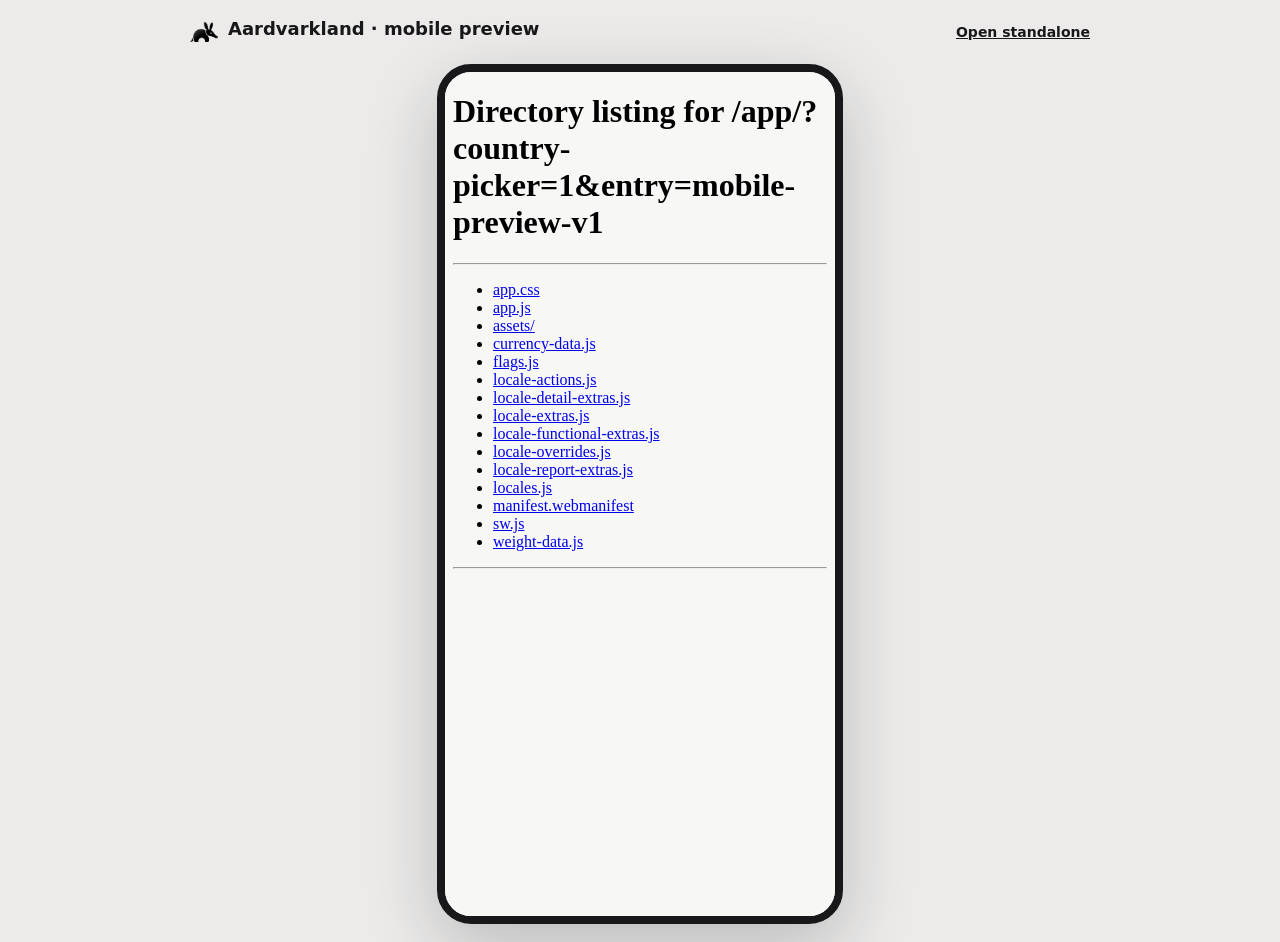
<file: index.html>
<!doctype html>
<html lang="en">
<head>
  <meta charset="UTF-8" />
  <meta name="viewport" content="width=device-width, initial-scale=1.0" />
  <meta name="theme-color" content="#0b6e4f" />
  <meta name="description" content="Aardvarkland interactive mobile UI preview." />
  <title>Aardvarkland · mobile preview</title>
  <link rel="stylesheet" href="./preview.css" />
</head>
<body>
  <main class="preview-shell" id="preview-shell">
    <header>
      <div class="brand-lockup"><img src="./assets/aardvarkland-mark.png" alt="Aardvarkland" /><strong>Aardvarkland · mobile preview</strong></div>
      <a href="./app/?country-picker=1&amp;entry=mobile-preview-v1" target="_blank" rel="noreferrer">Open standalone</a>
    </header>
    <div class="phone" aria-label="Live mobile preview of Aardvarkland"><iframe src="./app/?country-picker=1&amp;entry=mobile-preview-v1" title="Aardvarkland" allow="clipboard-read; clipboard-write"></iframe></div>
  </main>
</body>
</html>
</file>
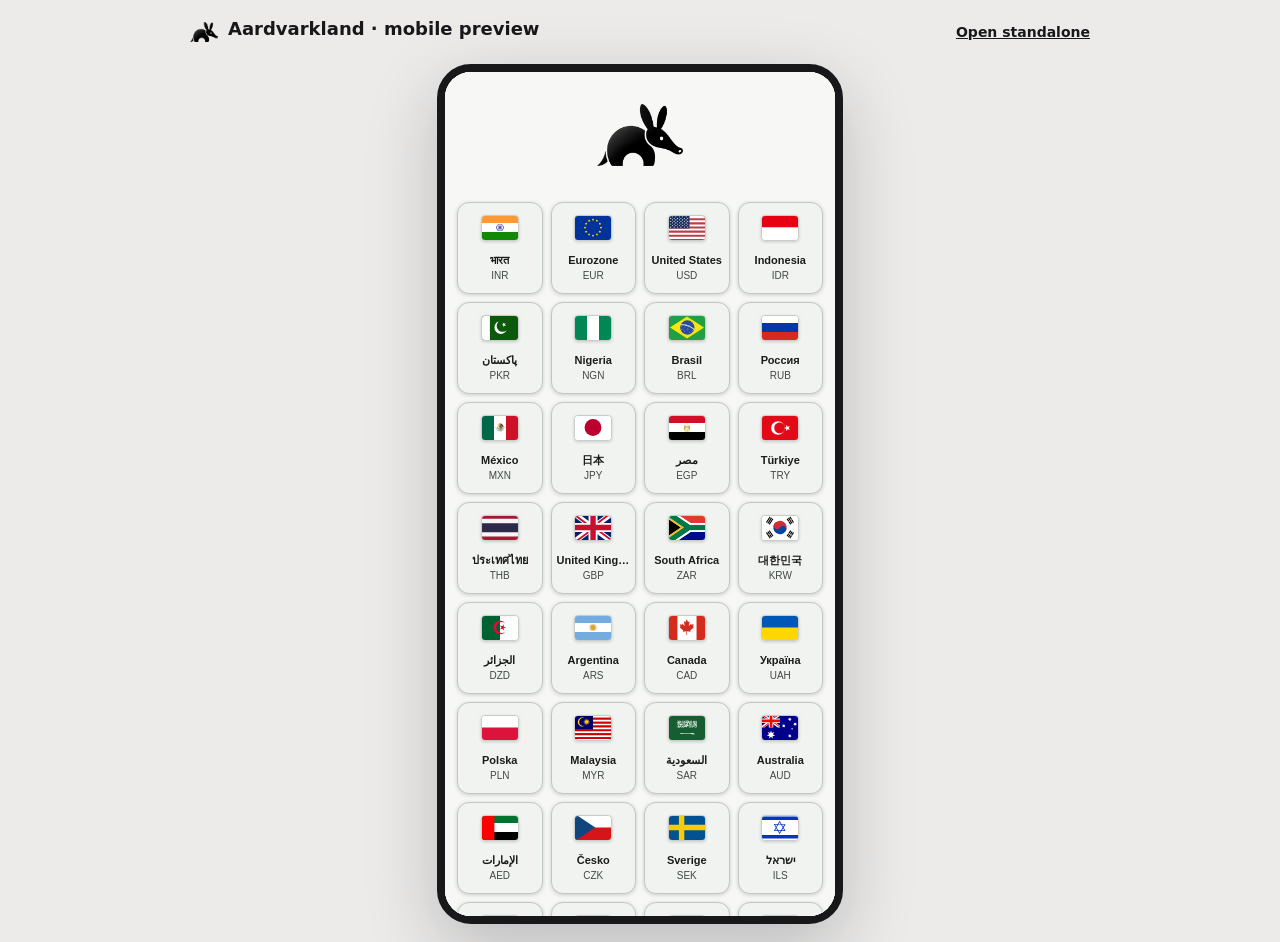
<file: preview/index.html>
<!doctype html>
<html lang="en">
<head>
  <meta charset="UTF-8" />
  <meta name="viewport" content="width=device-width, initial-scale=1.0" />
  <meta name="theme-color" content="#0b6e4f" />
  <meta name="description" content="Aardvarkland interactive mobile UI preview." />
  <title>Aardvarkland · mobile preview</title>
  <link rel="stylesheet" href="./preview.css" />
</head>
<body>
  <main class="preview-shell" id="preview-shell">
    <header>
      <div class="brand-lockup"><img src="./app/assets/aardvarkland-mark.png" alt="Aardvarkland" /><strong>Aardvarkland · mobile preview</strong></div>
      <a href="./app/?country-picker=1&amp;entry=mobile-preview-v1" target="_blank" rel="noreferrer">Open standalone</a>
    </header>
    <div class="phone" aria-label="Live mobile preview of Aardvarkland"><iframe src="./app/?country-picker=1&amp;entry=mobile-preview-v1" title="Aardvarkland" allow="clipboard-read; clipboard-write"></iframe></div>
  </main>
</body>
</html>
</file>
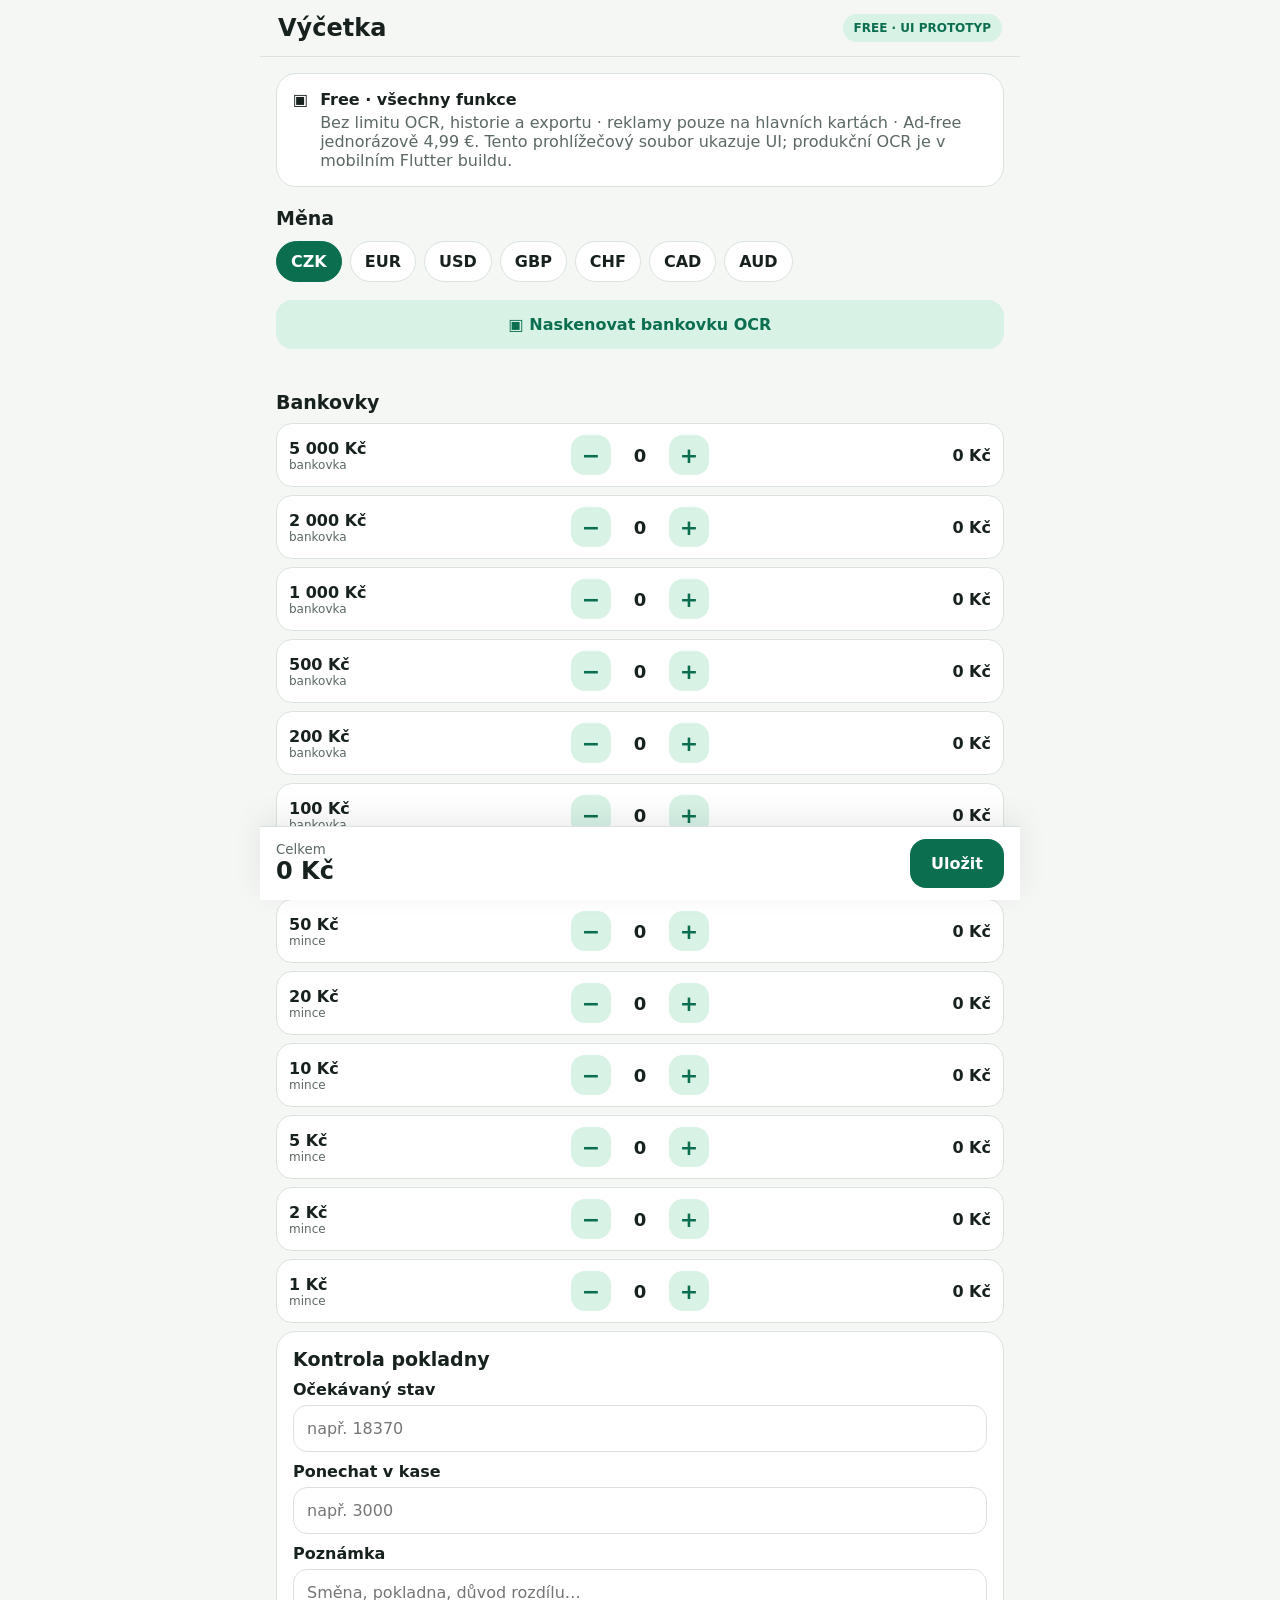
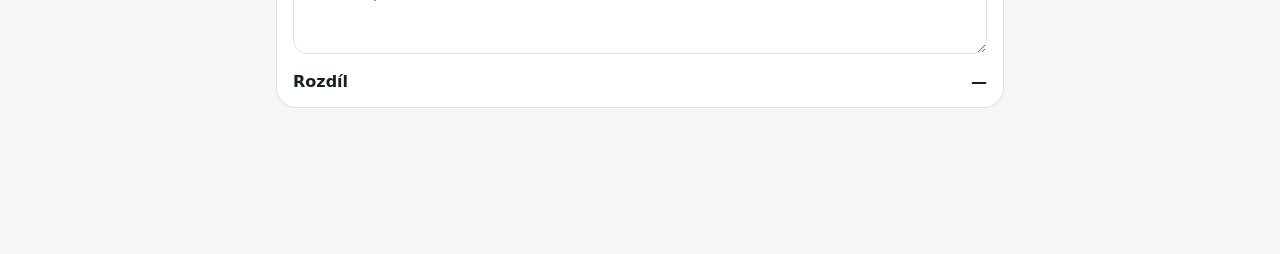
<file: prototype/index.html>
<!doctype html>
<html lang="cs">
<head>
  <meta charset="utf-8">
  <meta name="viewport" content="width=device-width, initial-scale=1, viewport-fit=cover">
  <meta name="theme-color" content="#0b6e4f">
  <meta name="apple-mobile-web-app-capable" content="yes">
  <title>Výčetka — UI prototyp</title>
  <style>
    :root {
      color-scheme: light dark;
      --brand: #0b6e4f;
      --brand-soft: #d8f2e6;
      --surface: #ffffff;
      --background: #f5f7f4;
      --text: #17211d;
      --muted: #5b6962;
      --border: #dbe2de;
      --danger: #9c2d20;
      --radius: 20px;
    }
    @media (prefers-color-scheme: dark) {
      :root {
        --brand: #55d6a4;
        --brand-soft: #183f32;
        --surface: #151a18;
        --background: #0d100f;
        --text: #eef5f1;
        --muted: #acb9b2;
        --border: #303a35;
      }
    }
    * { box-sizing: border-box; }
    body {
      margin: 0;
      background: var(--background);
      color: var(--text);
      font-family: ui-sans-serif, system-ui, -apple-system, BlinkMacSystemFont, "Segoe UI", sans-serif;
    }
    button, input, select, textarea { font: inherit; }
    .app { max-width: 760px; margin: 0 auto; min-height: 100vh; padding-bottom: 116px; }
    header {
      position: sticky; top: 0; z-index: 5;
      display: flex; align-items: center; justify-content: space-between;
      padding: calc(14px + env(safe-area-inset-top)) 18px 14px;
      background: color-mix(in srgb, var(--background) 90%, transparent);
      backdrop-filter: blur(18px);
      border-bottom: 1px solid var(--border);
    }
    h1 { font-size: 24px; margin: 0; }
    .badge {
      border-radius: 999px; padding: 7px 11px; font-size: 12px; font-weight: 800;
      background: var(--brand-soft); color: var(--brand);
    }
    main { padding: 16px; }
    .card {
      background: var(--surface); border: 1px solid var(--border); border-radius: var(--radius);
      padding: 16px; margin-bottom: 14px;
    }
    .trial { display: flex; gap: 12px; align-items: flex-start; }
    .trial strong { display: block; margin-bottom: 4px; }
    .muted { color: var(--muted); }
    .currencies { display: flex; gap: 8px; overflow-x: auto; padding: 2px 0 10px; }
    .currency {
      flex: none; border: 1px solid var(--border); background: var(--surface); color: var(--text);
      border-radius: 999px; padding: 10px 14px; font-weight: 750;
    }
    .currency.active { background: var(--brand); color: #fff; border-color: var(--brand); }
    .scan {
      width: 100%; border: 0; border-radius: 16px; padding: 15px; font-weight: 800;
      background: var(--brand-soft); color: var(--brand); margin: 8px 0 22px;
    }
    h2 { font-size: 19px; margin: 20px 0 10px; }
    .denom {
      display: grid; grid-template-columns: minmax(74px, 1fr) auto auto auto minmax(90px, 1fr);
      align-items: center; gap: 8px; padding: 11px 12px; margin-bottom: 8px;
      background: var(--surface); border: 1px solid var(--border); border-radius: 16px;
    }
    .denom-label { font-weight: 800; }
    .kind { display: block; color: var(--muted); font-size: 12px; font-weight: 500; }
    .round {
      width: 40px; height: 40px; border: 0; border-radius: 14px; font-size: 22px;
      background: var(--brand-soft); color: var(--brand); font-weight: 700;
    }
    .qty {
      min-width: 42px; border: 0; background: transparent; color: var(--text);
      text-align: center; font-size: 18px; font-weight: 800; padding: 8px 2px;
    }
    .subtotal { text-align: right; font-weight: 750; font-variant-numeric: tabular-nums; }
    label { display: block; margin: 10px 0 6px; font-weight: 700; }
    input, textarea {
      width: 100%; border: 1px solid var(--border); border-radius: 14px;
      padding: 13px; background: var(--surface); color: var(--text);
    }
    .difference { display: flex; justify-content: space-between; gap: 12px; margin-top: 14px; font-weight: 800; }
    .bottom {
      position: fixed; z-index: 10; left: 50%; transform: translateX(-50%); bottom: 0;
      width: min(760px, 100%); display: flex; align-items: center; gap: 16px;
      padding: 12px 16px calc(12px + env(safe-area-inset-bottom));
      background: var(--surface); border-top: 1px solid var(--border);
      box-shadow: 0 -8px 30px rgba(0,0,0,.08);
    }
    .total { flex: 1; }
    .total small { display: block; color: var(--muted); }
    .total strong { font-size: 24px; font-variant-numeric: tabular-nums; }
    .save {
      border: 0; background: var(--brand); color: white; border-radius: 16px;
      padding: 15px 21px; font-weight: 850;
    }
    dialog {
      width: min(520px, calc(100% - 32px)); border: 1px solid var(--border); border-radius: 22px;
      background: var(--surface); color: var(--text); padding: 22px;
    }
    dialog::backdrop { background: rgba(0,0,0,.55); }
    dialog button { border: 0; border-radius: 14px; padding: 11px 15px; font-weight: 750; }
    .dialog-actions { display: flex; justify-content: flex-end; gap: 8px; margin-top: 18px; }
    @media (max-width: 440px) {
      .denom { grid-template-columns: 72px 36px 38px 36px 1fr; gap: 4px; padding: 9px 8px; }
      .round { width: 36px; height: 36px; }
      .subtotal { font-size: 13px; }
    }
  </style>
</head>
<body>
  <div class="app">
    <header>
      <h1>Výčetka</h1>
      <span class="badge">FREE · UI PROTOTYP</span>
    </header>
    <main>
      <section class="card trial">
        <span aria-hidden="true">▣</span>
        <div><strong>Free · všechny funkce</strong><span class="muted">Bez limitu OCR, historie a exportu · reklamy pouze na hlavních kartách · Ad-free jednorázově 4,99 €. Tento prohlížečový soubor ukazuje UI; produkční OCR je v mobilním Flutter buildu.</span></div>
      </section>

      <h2>Měna</h2>
      <div class="currencies" id="currencies"></div>
      <button class="scan" id="scan">▣ Naskenovat bankovku OCR</button>
      <input id="imagePicker" type="file" accept="image/*" capture="environment" hidden>

      <section id="denominations"></section>

      <section class="card">
        <h2 style="margin-top:0">Kontrola pokladny</h2>
        <label for="expected">Očekávaný stav</label>
        <input id="expected" inputmode="decimal" placeholder="např. 18370">
        <label for="float">Ponechat v kase</label>
        <input id="float" inputmode="decimal" placeholder="např. 3000">
        <label for="note">Poznámka</label>
        <textarea id="note" rows="3" placeholder="Směna, pokladna, důvod rozdílu…"></textarea>
        <div class="difference"><span id="differenceLabel">Rozdíl</span><span id="difference">—</span></div>
      </section>
    </main>
  </div>

  <div class="bottom">
    <div class="total"><small>Celkem</small><strong id="total">0</strong></div>
    <button class="save" id="save">Uložit</button>
  </div>

  <dialog id="dialog">
    <h2 id="dialogTitle" style="margin-top:0">Informace</h2>
    <p id="dialogBody"></p>
    <div class="dialog-actions"><button id="dialogClose">Rozumím</button></div>
  </dialog>

  <script>
    const catalog = {
      CZK: { name: 'Česká koruna', symbol: 'Kč', before: false,
        notes: [100,200,500,1000,2000,5000], coins: [1,2,5,10,20,50] },
      EUR: { name: 'Euro', symbol: '€', before: true,
        notes: [5,10,20,50,100,200,500], coins: [.01,.02,.05,.10,.20,.50,1,2] },
      USD: { name: 'Americký dolar', symbol: '$', before: true,
        notes: [1,2,5,10,20,50,100], coins: [.01,.05,.10,.25,.50,1] },
      GBP: { name: 'Britská libra', symbol: '£', before: true,
        notes: [5,10,20,50,100], coins: [.01,.02,.05,.10,.20,.50,1,2] },
      CHF: { name: 'Švýcarský frank', symbol: 'CHF ', before: true,
        notes: [10,20,50,100,200,1000], coins: [.05,.10,.20,.50,1,2,5] },
      CAD: { name: 'Kanadský dolar', symbol: 'C$', before: true,
        notes: [5,10,20,50,100], coins: [.01,.05,.10,.25,.50,1,2] },
      AUD: { name: 'Australský dolar', symbol: 'A$', before: true,
        notes: [5,10,20,50,100], coins: [.05,.10,.20,.50,1,2] }
    };

    const state = { currency: 'CZK', quantities: {} };
    const $ = id => document.getElementById(id);

    function key(kind, value) { return `${kind}_${Math.round(value * 100)}`; }
    function format(value) {
      const c = catalog[state.currency];
      const negative = value < 0;
      const absolute = Math.abs(value);
      const amount = new Intl.NumberFormat('cs-CZ', { minimumFractionDigits: absolute % 1 ? 2 : 0, maximumFractionDigits: 2 }).format(absolute);
      const sign = negative ? '−' : '';
      return c.before ? `${sign}${c.symbol}${amount}` : `${sign}${amount} ${c.symbol}`;
    }
    function label(value) {
      if (value < 1) return `${Math.round(value * 100)} c`;
      return format(value);
    }
    function quantity(kind, value) { return state.quantities[key(kind, value)] || 0; }
    function setQuantity(kind, value, next) {
      const k = key(kind, value);
      if (next <= 0) delete state.quantities[k]; else state.quantities[k] = next;
      renderDenominations(); updateTotals();
    }
    function total() {
      let result = 0;
      const c = catalog[state.currency];
      for (const [kind, values] of [['note', c.notes], ['coin', c.coins]]) {
        for (const value of values) result += value * quantity(kind, value);
      }
      return Math.round(result * 100) / 100;
    }

    function renderCurrencies() {
      $('currencies').innerHTML = Object.entries(catalog).map(([code, currency]) =>
        `<button class="currency ${code === state.currency ? 'active' : ''}" data-code="${code}" title="${currency.name}">${code}</button>`
      ).join('');
      document.querySelectorAll('.currency').forEach(button => button.onclick = () => {
        if (button.dataset.code === state.currency) return;
        state.currency = button.dataset.code;
        state.quantities = {};
        render();
      });
    }

    function row(kind, value) {
      const q = quantity(kind, value);
      return `<div class="denom">
        <div class="denom-label">${label(value)}<span class="kind">${kind === 'note' ? 'bankovka' : 'mince'}</span></div>
        <button class="round" data-action="minus" data-kind="${kind}" data-value="${value}" aria-label="Odebrat">−</button>
        <button class="qty" data-action="edit" data-kind="${kind}" data-value="${value}">${q}</button>
        <button class="round" data-action="plus" data-kind="${kind}" data-value="${value}" aria-label="Přidat">+</button>
        <div class="subtotal">${format(value * q)}</div>
      </div>`;
    }

    function renderDenominations() {
      const c = catalog[state.currency];
      $('denominations').innerHTML = `<h2>Bankovky</h2>${[...c.notes].reverse().map(v => row('note', v)).join('')}
        <h2>Mince</h2>${[...c.coins].reverse().map(v => row('coin', v)).join('')}`;
      document.querySelectorAll('[data-action]').forEach(button => button.onclick = () => {
        const kind = button.dataset.kind;
        const value = Number(button.dataset.value);
        const current = quantity(kind, value);
        if (button.dataset.action === 'plus') setQuantity(kind, value, current + 1);
        if (button.dataset.action === 'minus') setQuantity(kind, value, current - 1);
        if (button.dataset.action === 'edit') {
          const next = prompt(`Počet kusů ${label(value)}`, current);
          if (next !== null && /^\d+$/.test(next.trim())) setQuantity(kind, value, Number(next));
        }
      });
    }

    function updateTotals() {
      const current = total();
      $('total').textContent = format(current);
      const expected = Number(String($('expected').value).replace(',', '.'));
      if ($('expected').value.trim() && Number.isFinite(expected)) {
        const diff = Math.round((current - expected) * 100) / 100;
        $('difference').textContent = format(diff);
        $('differenceLabel').textContent = diff === 0 ? 'Pokladna sedí' : diff > 0 ? 'Přebývá' : 'Chybí';
      } else {
        $('difference').textContent = '—';
        $('differenceLabel').textContent = 'Rozdíl';
      }
    }

    function render() { renderCurrencies(); renderDenominations(); updateTotals(); }
    function showDialog(title, body) {
      $('dialogTitle').textContent = title; $('dialogBody').textContent = body; $('dialog').showModal();
    }

    $('expected').addEventListener('input', updateTotals);
    $('scan').onclick = () => $('imagePicker').click();
    $('imagePicker').onchange = async event => {
      const file = event.target.files?.[0];
      if (!file) return;
      showDialog('OCR v mobilní aplikaci', `Snímek „${file.name}“ byl vybrán. Tento HTML soubor je pouze klikací UI prototyp. Nativní Flutter build zpracuje fotografii lokálně přes Apple Vision nebo Google ML Kit a nabídne nominál k potvrzení.`);
      event.target.value = '';
    };
    $('save').onclick = () => {
      const item = { at: new Date().toISOString(), currency: state.currency, quantities: state.quantities, total: total(), expected: $('expected').value, float: $('float').value, note: $('note').value };
      const history = JSON.parse(localStorage.getItem('vycetka-prototype-history') || '[]');
      history.unshift(item);
      localStorage.setItem('vycetka-prototype-history', JSON.stringify(history.slice(0, 20)));
      showDialog('Uloženo v prototypu', `Výčetka ${format(item.total)} byla uložena do localStorage tohoto prohlížeče.`);
    };
    $('dialogClose').onclick = () => $('dialog').close();
    render();
  </script>
</body>
</html>
</file>
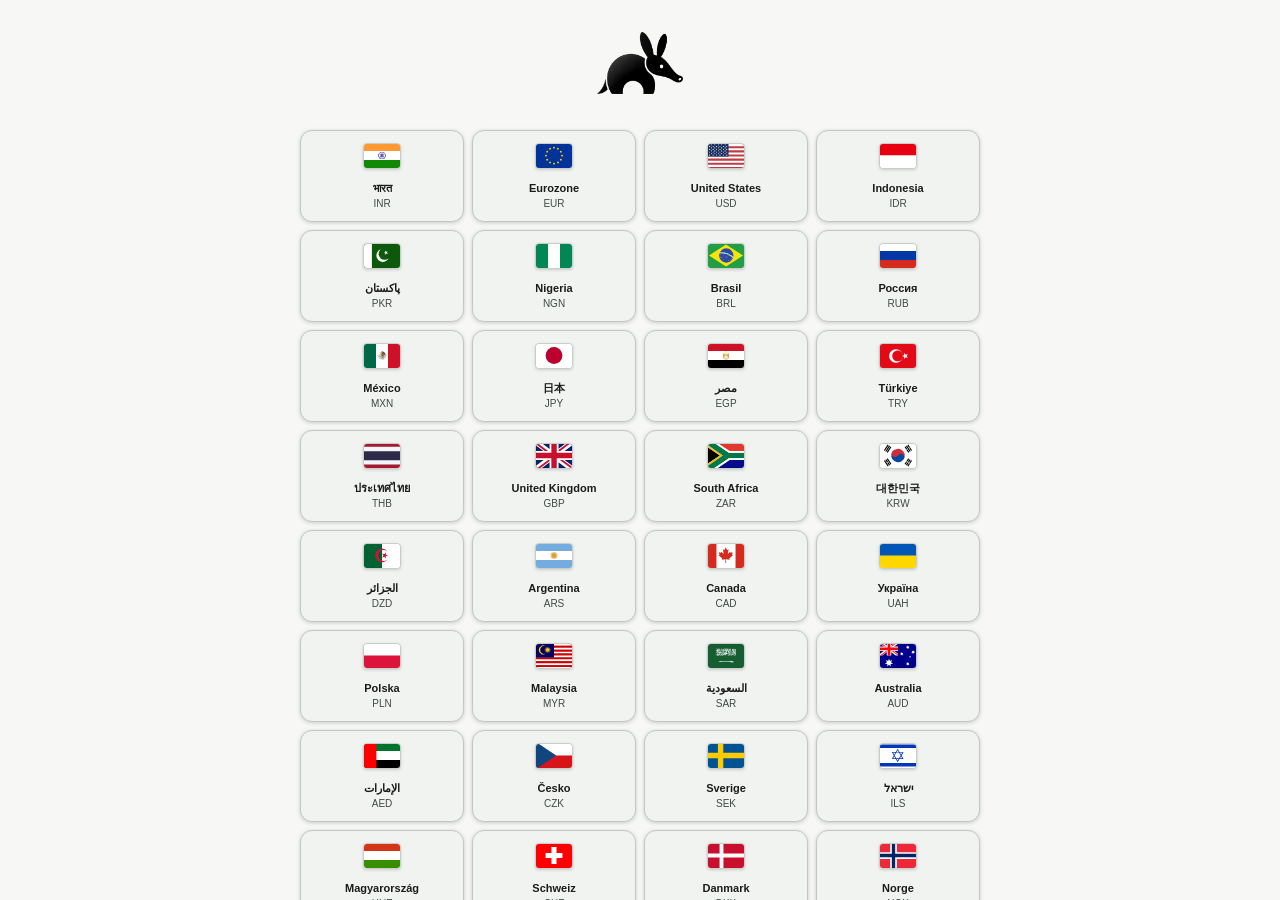
<file: preview/app/index.html>
<!doctype html>
<html lang="cs" data-theme="light">
<head>
  <meta charset="UTF-8" />
  <meta name="viewport" content="width=device-width,initial-scale=1,viewport-fit=cover,user-scalable=no" />
  <meta name="theme-color" content="#f7f8f6" />
  <meta name="description" content="Aardvarkland Cash Tally interactive mobile preview" />
  <link rel="manifest" href="./manifest.webmanifest" />
  <link rel="stylesheet" href="./app.css?brand=3" />
  <title>Aardvarkland Cash Tally</title>
</head>
  <body>
  <div id="root"></div>
  <script src="./flags.js?brand=3"></script>
  <script src="./currency-data.js"></script>
  <script src="./weight-data.js"></script>
  <script src="./locales.js"></script>
  <script src="./locale-overrides.js"></script>
  <script src="./locale-extras.js"></script>
  <script src="./locale-detail-extras.js"></script>
  <script src="./locale-actions.js"></script>
  <script src="./locale-report-extras.js"></script>
  <script src="./locale-functional-extras.js"></script>
  <script src="./app.js?entry=mobile-preview-v3"></script>
</body>
</html>
</file>
<file: preview.css>
:root {
  color: #18181b;
  background: #ecebea;
  font-family: "Segoe UI", system-ui, sans-serif;
}

* { box-sizing: border-box; }
body { margin: 0; min-height: 100vh; }

.preview-shell {
  min-height: 100vh;
  display: grid;
  grid-template-rows: auto 1fr;
  justify-items: center;
  gap: 18px;
  padding: 18px;
}

header {
  width: min(100%, 900px);
  display: flex;
  align-items: center;
  justify-content: space-between;
  gap: 16px;
}

.brand-lockup { display: grid; grid-template-columns: 28px auto; column-gap: 10px; align-items: center; }
.brand-lockup img { width: 28px; height: 28px; object-fit: contain; grid-row: span 2; }
@media (prefers-color-scheme: dark) { .brand-lockup img { filter: invert(1); } }
header span {
  color: #0b6e4f;
  font-size: 12px;
  font-weight: 800;
  letter-spacing: .12em;
  text-transform: uppercase;
}
header strong { font-size: 18px; }
header a { color: #18181b; font-size: 14px; font-weight: 700; }

.phone {
  box-sizing: content-box;
  width: 390px;
  height: 844px;
  overflow: hidden;
  border: 8px solid #18181b;
  border-radius: 34px;
  background: #f7f8f6;
  box-shadow: 0 24px 70px rgba(24, 24, 27, .22);
}

iframe {
  display: block;
  width: 100%;
  height: 100%;
  border: 0;
  background: #f7f8f6;
}

@media (max-width: 520px) {
  .preview-shell { display: block; padding: 0; }
  header { display: none; }
  .phone {
    box-sizing: border-box;
    width: 100vw;
    height: 100dvh;
    border: 0;
    border-radius: 0;
    box-shadow: none;
  }
}
</file>
<file: preview/preview.css>
:root {
  color: #18181b;
  background: #ecebea;
  font-family: "Segoe UI", system-ui, sans-serif;
}

* { box-sizing: border-box; }
body { margin: 0; min-height: 100vh; }

.preview-shell {
  min-height: 100vh;
  display: grid;
  grid-template-rows: auto 1fr;
  justify-items: center;
  gap: 18px;
  padding: 18px;
}

header {
  width: min(100%, 900px);
  display: flex;
  align-items: center;
  justify-content: space-between;
  gap: 16px;
}

.brand-lockup { display: grid; grid-template-columns: 28px auto; column-gap: 10px; align-items: center; }
.brand-lockup img { width: 28px; height: 28px; object-fit: contain; grid-row: span 2; }
@media (prefers-color-scheme: dark) { .brand-lockup img { filter: invert(1); } }
header span {
  color: #0b6e4f;
  font-size: 12px;
  font-weight: 800;
  letter-spacing: .12em;
  text-transform: uppercase;
}
header strong { font-size: 18px; }
header a { color: #18181b; font-size: 14px; font-weight: 700; }

.phone {
  box-sizing: content-box;
  width: 390px;
  height: 844px;
  overflow: hidden;
  border: 8px solid #18181b;
  border-radius: 34px;
  background: #f7f8f6;
  box-shadow: 0 24px 70px rgba(24, 24, 27, .22);
}

iframe {
  display: block;
  width: 100%;
  height: 100%;
  border: 0;
  background: #f7f8f6;
}

@media (max-width: 520px) {
  .preview-shell { display: block; padding: 0; }
  header { display: none; }
  .phone {
    box-sizing: border-box;
    width: 100vw;
    height: 100dvh;
    border: 0;
    border-radius: 0;
    box-shadow: none;
  }
}
</file>
<file: preview/app/app.css>
@font-face {
  font-family: "Material Icons";
  src: url("./assets/materialicons-regular.otf") format("opentype");
  font-style: normal;
  font-weight: 400;
  font-display: block;
}

:root {
  --primary: #006c4c;
  --on-primary: #ffffff;
  --primary-container: #89f8c8;
  --on-primary-container: #002116;
  --secondary-container: #cfe9dc;
  --on-secondary-container: #0d1f18;
  --tertiary-container: #f1df9b;
  --error: #ba1a1a;
  --surface: #f7f8f6;
  --surface-container: #eceeeb;
  --surface-low: #f1f3f0;
  --surface-high: #e6e9e5;
  --on-surface: #191c1a;
  --on-variant: #404943;
  --outline: #707973;
  --outline-variant: #bfc9c2;
  --shadow: rgba(0, 0, 0, .18);
}

html[data-theme="dark"] {
  --primary: #53d6a2;
  --on-primary: #003827;
  --primary-container: #005138;
  --on-primary-container: #75f3bc;
  --secondary-container: #334b40;
  --on-secondary-container: #d2e8dc;
  --tertiary-container: #5d5124;
  --error: #ffb4ab;
  --surface: #101412;
  --surface-container: #1c211e;
  --surface-low: #181c1a;
  --surface-high: #262b28;
  --on-surface: #e1e3df;
  --on-variant: #bec9c1;
  --outline: #89938c;
  --outline-variant: #404943;
  --shadow: rgba(0, 0, 0, .55);
}

* { box-sizing: border-box; }
html, body, #root { width: 100%; height: 100%; margin: 0; overflow: hidden; }
body {
  background: var(--surface);
  color: var(--on-surface);
  font-family: Roboto, Arial, sans-serif;
  -webkit-tap-highlight-color: transparent;
}
button, input, select, textarea { color: inherit; font: inherit; }
button { cursor: pointer; }
.mi {
  display: inline-block;
  direction: ltr;
  font-family: "Material Icons";
  font-size: 24px;
  font-style: normal;
  font-weight: normal;
  letter-spacing: normal;
  line-height: 1;
  text-transform: none;
  white-space: nowrap;
  word-wrap: normal;
  -webkit-font-feature-settings: "liga";
  -webkit-font-smoothing: antialiased;
}

.scaffold { position: relative; display: flex; flex-direction: column; height: 100%; background: var(--surface); }
.appbar { z-index: 5; display: flex; align-items: center; gap: 8px; min-height: 64px; height: 64px; padding: 0 16px; background: var(--surface); }
.appbar .grow { flex: 1; min-width: 0; }
.appbar-title { overflow: hidden; font-size: 20px; font-weight: 500; text-overflow: ellipsis; white-space: nowrap; }
.icon-btn { display: grid; place-items: center; width: 48px; height: 48px; border: 0; border-radius: 24px; background: transparent; }
.icon-btn:active, .icon-btn:hover { background: var(--surface-high); }
.brand-logo { display: grid; flex: 0 0 auto; place-items: center; width: 38px; height: 38px; overflow: hidden; border-radius: 9px; }
.brand-logo .country-logo-image { width: 38px; height: 38px; object-fit: contain; }
.badge { font-size: 14px; font-weight: 500; white-space: nowrap; }
.scroll { flex: 1; min-height: 0; overflow: auto; padding: 8px 16px 104px; scrollbar-width: none; }
.scroll::-webkit-scrollbar { display: none; }
.count-scroll { padding-bottom: 168px; }
.title-large { font-size: 22px; font-weight: 400; line-height: 28px; }
.title-medium { font-size: 16px; font-weight: 500; line-height: 24px; }
.title-small { font-size: 14px; font-weight: 500; line-height: 20px; }
.body { font-size: 14px; line-height: 20px; }
.body-small { color: var(--on-variant); font-size: 12px; line-height: 16px; }
.headline-small { font-size: 24px; font-weight: 400; line-height: 32px; }
.label { color: var(--on-variant); font-size: 12px; line-height: 16px; }
.grow { flex: 1; min-width: 0; }
.row { display: flex; align-items: center; }
.gap8 { gap: 8px; }
.gap12 { gap: 12px; }
.sp6 { height: 6px; }.sp8 { height: 8px; }.sp12 { height: 12px; }.sp16 { height: 16px; }.sp20 { height: 20px; }.sp24 { height: 24px; }.sp28 { height: 28px; }
.card { overflow: hidden; border-radius: 12px; background: var(--surface-low); }
.card + .card { margin-top: 8px; }
.pad { padding: 16px; }
.list-tile { display: flex; align-items: center; gap: 16px; min-height: 64px; padding: 8px 16px; }
.list-leading { display: grid; flex: 0 0 28px; place-items: center; width: 28px; color: var(--on-variant); }
.country-setting-flag .flag-icon { width: 28px; height: 19px; }
.list-body { flex: 1; min-width: 0; }
.list-title { font-size: 16px; line-height: 24px; }
.list-sub { color: var(--on-variant); font-size: 14px; line-height: 20px; }
.list-trailing { display: flex; align-items: center; color: var(--on-variant); }
.divider { height: 1px; margin-left: 56px; background: var(--outline-variant); }
.filled, .tonal, .outlined, .text-btn { display: inline-flex; align-items: center; justify-content: center; gap: 8px; border-radius: 24px; font-weight: 500; }
.filled { min-height: 48px; padding: 0 24px; border: 0; background: var(--primary); color: var(--on-primary); }
.filled.big { width: 100%; height: 58px; border-radius: 20px; }
.tonal { height: 40px; padding: 0 18px; border: 0; background: var(--secondary-container); color: var(--on-secondary-container); }
.outlined { height: 40px; padding: 0 16px; border: 1px solid var(--outline); background: transparent; }
.text-btn { height: 40px; padding: 0 12px; border: 0; background: transparent; color: var(--primary); }
.danger { color: var(--error); }
.muted { color: var(--on-variant); }
.clickable { cursor: pointer; }
.hidden { display: none !important; }

.country-scaffold { background: var(--surface); }
.country-scroll { flex: 1; overflow: auto; padding: 20px 12px 32px; scrollbar-width: none; }
.country-scroll::-webkit-scrollbar { display: none; }
.country-panel { width: min(100%, 680px); margin: 0 auto; }
.country-logo { display: grid; place-items: center; width: 86px; height: 86px; margin: 0 auto 24px; }
.country-logo-image { display: block; width: 86px; height: 86px; object-fit: contain; }
[data-theme="dark"] .country-logo-image { filter: invert(1); }
[data-theme="dark"] .brand-logo .country-logo-image { filter: invert(1); }
.country-title { margin: 0; color: var(--on-surface); font-size: 22px; font-weight: 500; line-height: 28px; text-align: center; }
.country-title-left { text-align: left; }
.country-sub { margin: 8px 0 18px; color: var(--on-variant); font-size: 13px; line-height: 18px; text-align: center; }
.country-sub-left { margin: 4px 0 0; text-align: left; }
.country-grid { display: grid; grid-template-columns: repeat(4, minmax(0, 1fr)); gap: 8px; }
.country-card { display: flex; min-height: 92px; flex-direction: column; align-items: center; justify-content: center; padding: 8px 5px; border: 1px solid var(--outline-variant); border-radius: 12px; background: var(--surface-low); color: var(--on-surface); box-shadow: 0 1px 4px var(--shadow); text-align: center; }
.country-card:hover, .country-card:focus-visible { outline: 2px solid var(--primary); background: var(--secondary-container); }
.country-card:active { transform: scale(.98); }
.country-flag { display: block; min-height: 32px; font-size: 30px; line-height: 32px; }
.flag-icon { display: block; width: 38px; height: 26px; aspect-ratio: 4 / 3; object-fit: cover; border: 1px solid rgba(25, 28, 26, .18); border-radius: 4px; box-shadow: 0 1px 3px rgba(25, 28, 26, .18); }
.country-name { width: 100%; margin-top: 6px; overflow: hidden; font-size: 11px; font-weight: 600; line-height: 14px; text-overflow: ellipsis; white-space: nowrap; }
.country-currency { margin-top: 3px; color: var(--on-variant); font-size: 10px; line-height: 12px; }
.country-head { display: flex; align-items: center; gap: 8px; margin: 0 4px 18px; }
.country-back { display: grid; flex: 0 0 48px; place-items: center; width: 48px; height: 48px; border: 0; border-radius: 24px; background: transparent; color: var(--on-surface); }
.country-back:hover { background: var(--surface-high); }

.field { position: relative; display: flex; align-items: center; gap: 12px; min-height: 56px; padding: 0 12px; border: 1px solid var(--outline); border-radius: 4px; background: transparent; }
.field:focus-within { padding: 0 11px; border: 2px solid var(--primary); }
.field label { position: absolute; top: -8px; left: 12px; padding: 0 4px; background: var(--surface); color: var(--on-variant); font-size: 12px; }
.card .field label { background: var(--surface-low); }
.field > .mi { color: var(--on-variant); }
.field input, .field select, .field textarea { width: 100%; min-width: 0; height: 54px; border: 0; outline: 0; background: transparent; }
.field textarea { height: 74px; padding-top: 14px; resize: vertical; }
.helper { padding: 4px 12px 0; color: var(--on-variant); font-size: 12px; line-height: 16px; }
.check-row { display: flex; align-items: center; gap: 12px; min-height: 48px; }
.check-row input { width: 18px; height: 18px; accent-color: var(--primary); }

.currency-strip { display: flex; overflow-x: auto; margin-right: -16px; padding-right: 16px; scrollbar-width: none; }
.currency-strip::-webkit-scrollbar { display: none; }
.currency-pair { display: flex; flex: 0 0 auto; align-items: center; margin-right: 8px; }
.chip { display: flex; align-items: center; gap: 8px; height: 32px; padding: 0 12px 0 4px; border: 1px solid var(--outline); border-radius: 8px; background: transparent; font-size: 14px; font-weight: 500; }
.chip.selected { border-color: transparent; background: var(--secondary-container); color: var(--on-secondary-container); }
.chip-avatar { display: grid; place-items: center; width: 24px; height: 24px; border-radius: 50%; background: var(--surface-high); font-size: 11px; font-weight: 700; }
.currency-settings-icon { background: var(--primary-container); color: var(--on-primary-container); }
.currency-settings-icon { font-size: 13px; font-weight: 700; }
.version { display: none; }
.star { display: grid; place-items: center; width: 40px; height: 40px; border: 0; background: transparent; color: var(--on-variant); }
.star.active, .favorite-star { color: #d58b00; }
.feature { display: flex; gap: 14px; padding: 16px; }
.feature > .mi { color: var(--on-variant); font-size: 28px; }
.section-head { display: flex; align-items: center; gap: 8px; min-height: 40px; }
.section-head .title-large { flex: 1; }
.latest { display: flex; align-items: center; gap: 12px; padding: 16px; }

.nav { display: grid; grid-template-columns: repeat(3, 1fr); height: 80px; min-height: 80px; padding: 8px 0 4px; background: var(--surface-container); }
.nav button { display: flex; flex-direction: column; align-items: center; gap: 3px; border: 0; background: transparent; color: var(--on-variant); font-size: 12px; font-weight: 500; }
.nav-indicator { display: grid; place-items: center; width: 64px; height: 32px; border-radius: 16px; }
.nav button.active { color: var(--on-surface); }
.nav button.active .nav-indicator { background: var(--secondary-container); color: var(--on-secondary-container); }

.modal { position: absolute; z-index: 30; display: none; align-items: flex-end; inset: 0; background: rgba(0, 0, 0, .32); }
.modal.open { display: flex; }
.sheet { width: 100%; max-height: 90%; overflow: auto; padding: 0 16px 24px; border-radius: 28px 28px 0 0; background: var(--surface-container); box-shadow: 0 -8px 24px var(--shadow); }
.drag { width: 32px; height: 4px; margin: 12px auto 20px; border-radius: 2px; background: var(--outline); }
.mode-card { width: 100%; border: 0; border-radius: 12px; background: var(--surface-low); color: inherit; text-align: left; }
.mode-card + .mode-card { margin-top: 8px; }
.mode-card .list-tile { min-height: 80px; }
.modal-actions { display: flex; justify-content: flex-end; gap: 8px; margin-top: 16px; }

.segmented { display: grid; grid-template-columns: repeat(4, 1fr); height: 40px; overflow: hidden; border: 1px solid var(--outline); border-radius: 20px; }
.segmented button { border: 0; border-right: 1px solid var(--outline); background: transparent; }
.segmented button:last-child { border-right: 0; }
.segmented button.active { background: var(--secondary-container); font-weight: 500; }
.switch { position: relative; flex: 0 0 auto; width: 52px; height: 32px; border: 1px solid var(--outline); border-radius: 16px; background: var(--surface-high); }
.switch::after { position: absolute; top: 7px; left: 7px; width: 16px; height: 16px; border-radius: 50%; background: var(--outline); content: ""; transition: .15s; }
.switch.on { border-color: var(--primary); background: var(--primary); }
.switch.on::after { top: 3px; left: 24px; width: 24px; height: 24px; background: var(--on-primary); }

.denom { margin-bottom: 8px; padding: 10px 12px; }
.denom-top { display: flex; align-items: flex-start; gap: 8px; }
.denom-name { flex: 1; }
.denom-weight { color: var(--on-variant); }
.denom-subtotal { text-align: right; font-size: 16px; font-weight: 500; line-height: 24px; }
.stepper { display: flex; align-items: center; justify-content: flex-end; margin-top: 8px; }
.step-btn { display: grid; place-items: center; width: 40px; height: 40px; border: 0; border-radius: 20px; background: var(--secondary-container); color: var(--on-secondary-container); }
.step-btn:disabled { opacity: .35; cursor: not-allowed; }
.qty { width: 54px; height: 40px; border: 0; background: transparent; font-size: 22px; }
.qty:disabled { opacity: .55; }
.step-label { margin-left: 4px; font-size: 12px; }
.count-bottom { z-index: 4; display: flex; align-items: center; gap: 12px; height: 80px; min-height: 80px; padding: 12px 16px; background: var(--surface); box-shadow: 0 -3px 12px var(--shadow); }
.count-bottom .grow { display: grid; }
.count-bottom .filled { height: 48px; }
.filters { display: flex; flex-direction: column; gap: 8px; }
.filter-row { display: grid; grid-template-columns: 1fr auto; gap: 8px; }
.history-list { display: flex; flex-direction: column; gap: 8px; }
.history-card { display: flex; align-items: center; gap: 8px; padding: 10px 4px 10px 16px; }
.settings-section { margin-top: 24px; }
.settings-section:first-child { margin-top: 0; }
.settings-section > .title-large { margin-bottom: 8px; }
.settings-select { padding: 16px; }
.version { padding: 24px 0 0; color: var(--on-variant); font-size: 12px; text-align: center; }
.toast { position: absolute; z-index: 40; right: 16px; bottom: 92px; left: 16px; display: none; padding: 14px 16px; border-radius: 4px; background: #313632; color: #fff; }
.toast.show { display: block; }
.empty { padding: 32px 16px; color: var(--on-variant); text-align: center; }
.empty .mi { margin-bottom: 8px; font-size: 40px; }
.pill { display: inline-flex; align-items: center; gap: 5px; padding: 4px 9px; border-radius: 999px; background: var(--secondary-container); color: var(--on-secondary-container); font-size: 12px; font-weight: 500; }
.positive { color: var(--primary); }
.warning { background: var(--tertiary-container); }

.signature-wrap { display: grid; gap: 12px; }
.signature-pad { width: 100%; height: 180px; touch-action: none; border: 1px solid var(--outline); border-radius: 12px; background: #fff; }
html[data-theme="dark"] .signature-pad { background: #f7f8f6; }
.signature-preview { display: block; max-width: 100%; height: 72px; object-fit: contain; object-position: left center; border: 1px solid var(--outline-variant); border-radius: 8px; background: #fff; }
.signature-grid { display: grid; grid-template-columns: repeat(2, minmax(0, 1fr)); gap: 10px; }
.signature-preview-wrap { min-width: 0; }
.breakdown-row { display: flex; align-items: center; gap: 12px; margin-bottom: 8px; padding: 10px 12px; }
.summary-row { padding: 8px 0; }
.hash-text { overflow-wrap: anywhere; }
.signature-actions { display: flex; flex-wrap: wrap; gap: 8px; }
.report-paper { width: 100%; transform-origin: top center; padding: 20px; background: #fff; color: #1b1d1b; box-shadow: 0 2px 12px rgba(0,0,0,.15); transition: transform .15s; }
.report-paper-parity { min-height: 760px; padding: 28px 24px 20px; }
.report-header { display: flex; align-items: center; gap: 14px; }
.report-logo { width: 48px; height: 48px; object-fit: contain; }
.report-header h1 { margin: 0; font-size: 21px; }
.report-section-title { margin: 22px 0 8px !important; padding-bottom: 6px; border-bottom: 2px solid #b9cbd1; font-size: 16px !important; }
.report-info-grid { display: grid; grid-template-columns: 1fr 1.35fr; font-size: 12px; }
.report-info-grid > div { padding: 7px 8px; border-bottom: 1px solid #e1e4e3; }
.report-info-label { background: #f0f2f1; }
.report-info-row { display: contents; }
.report-hash { overflow-wrap: anywhere; }
.report-table th, .report-table td { padding: 7px 8px; border-bottom: 1px solid #d9dedb; text-align: right; }
.report-table th:first-child, .report-table td:first-child { text-align: left; }
.report-table thead th { background: #d4dde0; font-weight: 700; }
.report-table tfoot td { font-weight: 700; border-top: 1px solid #89979a; }
.report-identity { margin-top: 14px; color: #56605a; font-size: 11px; }
.report-signature-box { height: 58px; margin-bottom: 6px; border: 1px solid #aeb5b3; border-radius: 4px; display: grid; place-items: center; color: #a2a8a5; font-size: 11px; }
.report-signature-box img { width: 100%; height: 56px; object-fit: contain; }
.report-footer { display: flex; justify-content: space-between; margin-top: 44px; padding-top: 8px; border-top: 1px solid #d9dedb; color: #7a827e; font-size: 10px; }
.report-paper h1 { margin: 0 0 4px; font-size: 24px; }
.report-paper h2 { margin: 20px 0 8px; font-size: 16px; }
.report-paper table { width: 100%; border-collapse: collapse; font-size: 13px; }
.report-paper td { padding: 7px 0; border-bottom: 1px solid #d9dedb; }
.report-paper .report-total { margin-top: 12px; padding-top: 12px; border-top: 2px solid #1b1d1b; font-size: 18px; font-weight: 700; }
.report-paper .report-meta { color: #56605a; font-size: 12px; }
.report-signatures { display: grid; grid-template-columns: 1fr 1fr; gap: 12px; }
.report-signature { min-width: 0; border-top: 1px solid #444; padding-top: 6px; font-size: 12px; }
.report-signature img { display: block; width: 100%; height: 58px; object-fit: contain; object-position: left bottom; }
.report-toolbar { display: flex; flex-wrap: wrap; gap: 8px; }
.zoom-label { align-self: center; color: var(--on-variant); font-size: 12px; }
.lock-screen { display: grid; place-items: center; height: 100%; padding: 32px; text-align: center; }
.lock-icon { display: grid; place-items: center; width: 80px; height: 80px; margin-bottom: 20px; border-radius: 24px; background: var(--primary-container); color: var(--on-primary-container); }
.lock-icon .mi { font-size: 42px; }
.info-banner { display: flex; align-items: flex-start; gap: 12px; padding: 12px 16px; border-radius: 12px; background: var(--secondary-container); color: var(--on-secondary-container); }
.info-banner .mi { flex: 0 0 auto; }
.subpage-actions { display: flex; flex-wrap: wrap; gap: 8px; }
.file-input { position: absolute; width: 1px; height: 1px; overflow: hidden; opacity: 0; }

@media print {
  html, body, #root { overflow: visible; height: auto; }
  .appbar, .nav, .count-bottom, .report-toolbar, .toast { display: none !important; }
  .scroll { overflow: visible; padding: 0; }
  .report-paper { box-shadow: none; }
}
</file>
